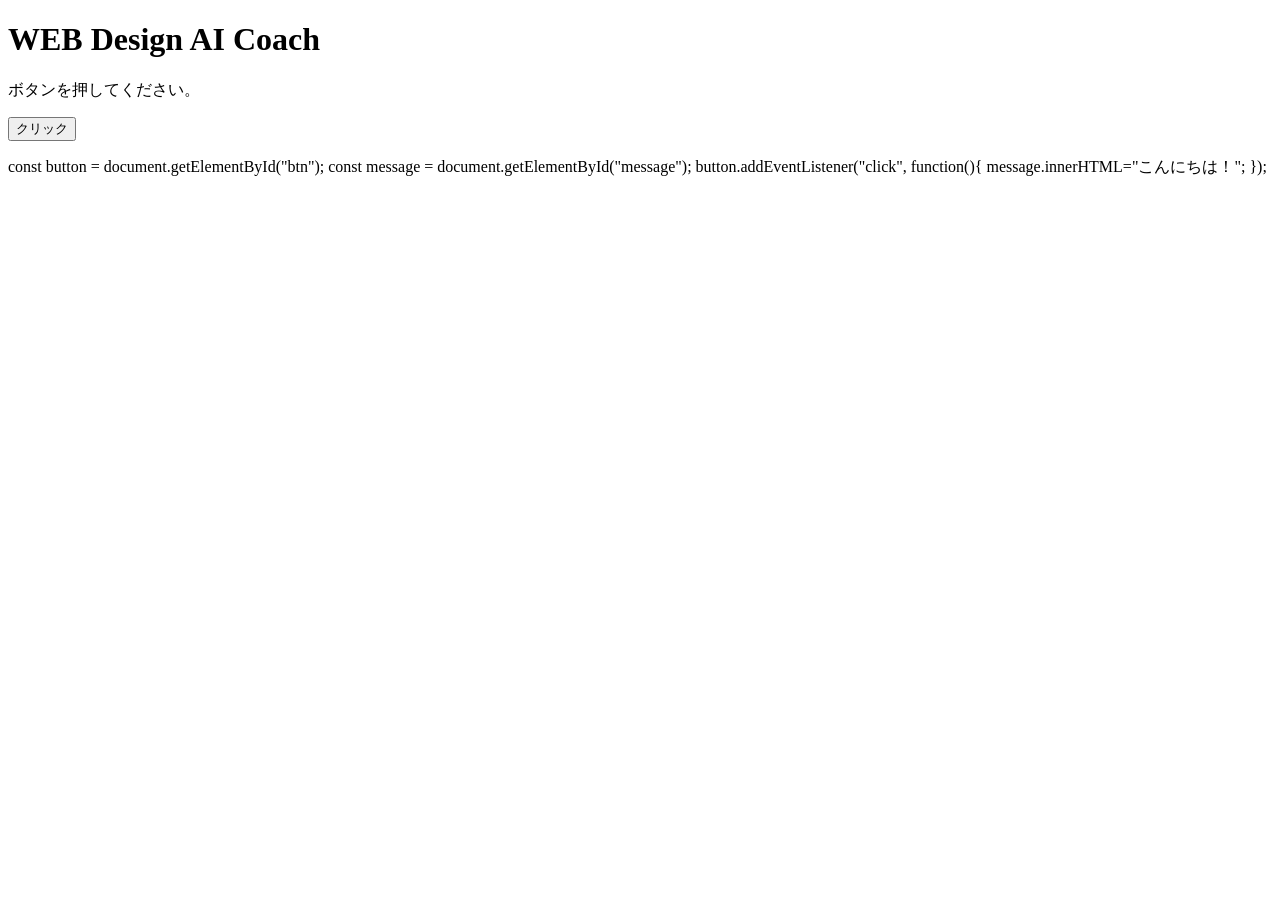
<file: test_data/sample code/index.htm>
<!DOCTYPE html>
<html lang="ja">
<head>
    <meta charset="UTF-8">
    <title>Sample Page</title>
</head>
<body>

<h1 id="title">WEB Design AI Coach</h1>

<p>ボタンを押してください。</p>

<button id="btn">クリック</button>

<p id="message"></p>

const button = document.getElementById("btn");
const message = document.getElementById("message");

button.addEventListener("click", function(){

message.innerHTML="こんにちは！";

});
</body>
</html>
</file>
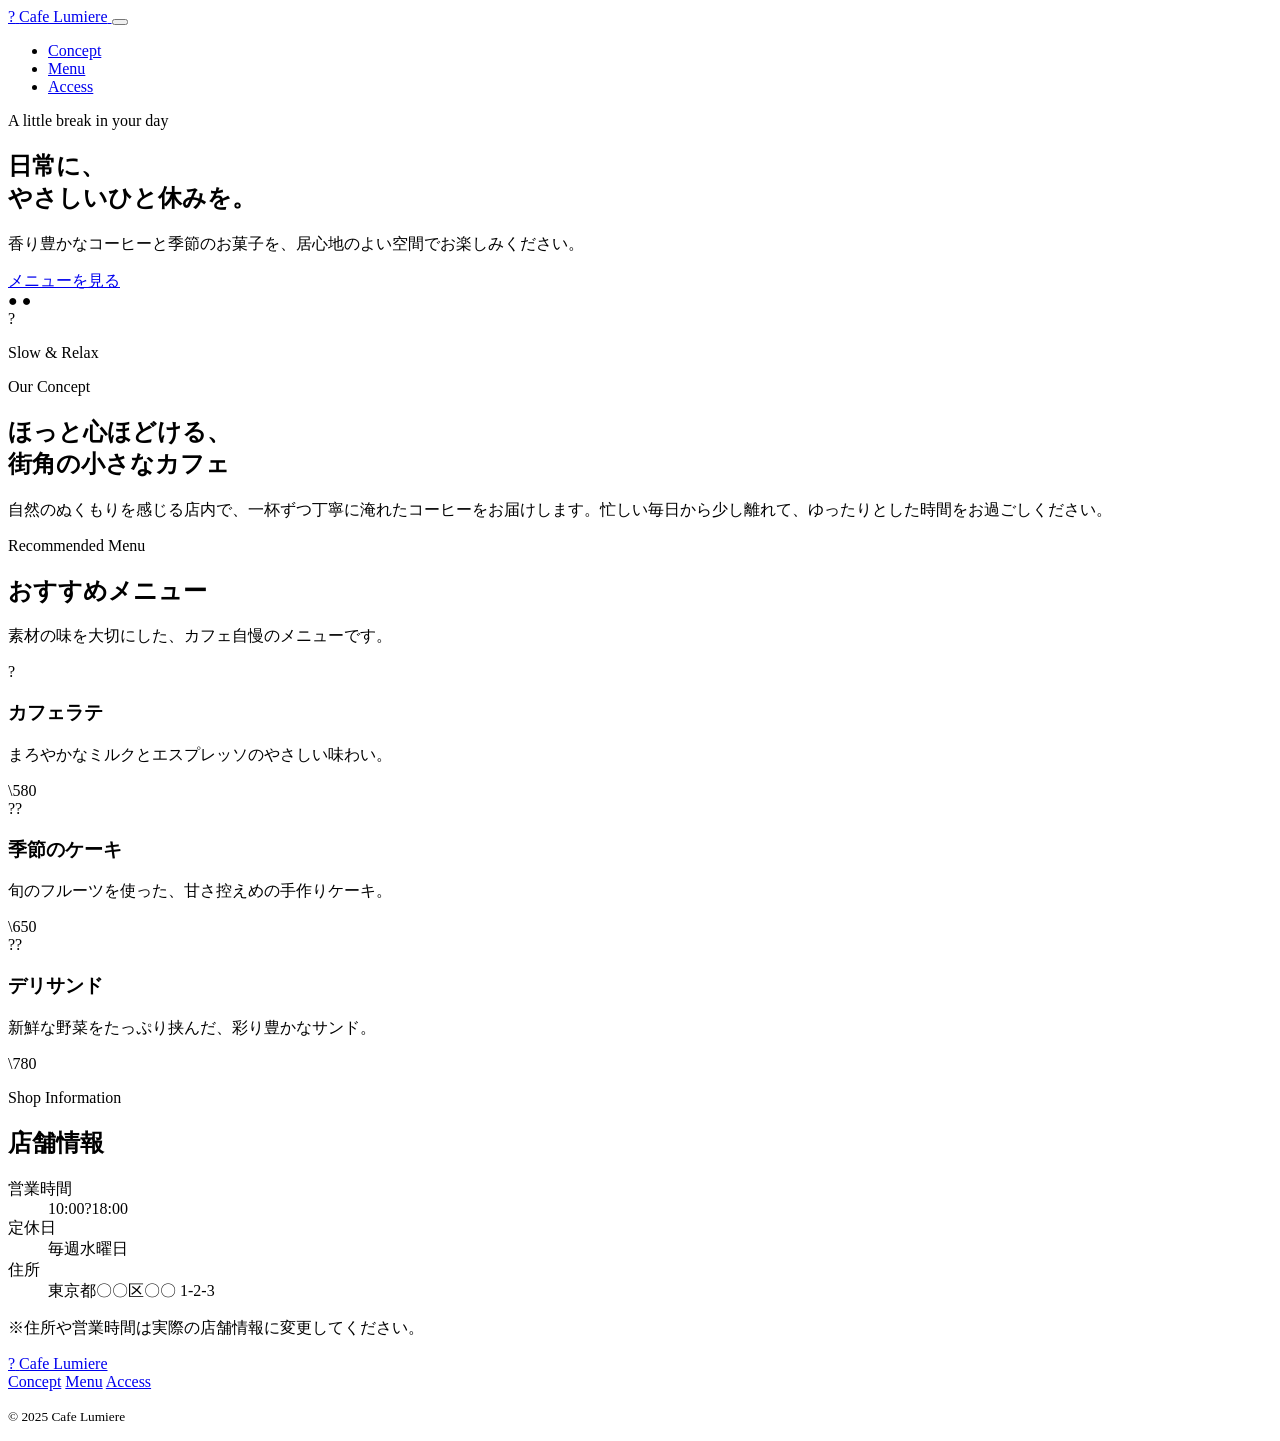
<file: test_data/CreateMode/Cafe01/index.html>
<!DOCTYPE html>
<html lang="ja">
<head>
  <meta charset="UTF-8">
  <meta name="viewport" content="width=device-width, initial-scale=1.0">
  <meta name="description" content="季節の食材と丁寧に淹れたコーヒーを楽しめる、やさしい雰囲気のカフェです。">
  <title>Cafe Lumiere</title>
</head>
<body>
  <header class="site-header">
    <div class="header-inner">
      <a class="site-logo" href="#top" aria-label="Cafe Lumiere トップへ">
        <span class="logo-mark">?</span>
        <span>Cafe Lumiere</span>
      </a>

      <button class="menu-button" type="button" aria-label="メニューを開く" aria-controls="global-nav" aria-expanded="false">
        <span></span>
        <span></span>
        <span></span>
      </button>

      <nav id="global-nav" class="global-nav" aria-label="メインナビゲーション">
        <ul>
          <li><a href="#concept">Concept</a></li>
          <li><a href="#menu">Menu</a></li>
          <li><a href="#access">Access</a></li>
        </ul>
      </nav>
    </div>
  </header>

  <main>
    <section id="top" class="hero">
      <div class="hero-decoration hero-decoration-left" aria-hidden="true"></div>
      <div class="hero-content">
        <p class="hero-label">A little break in your day</p>
        <h1>日常に、<br>やさしいひと休みを。</h1>
        <p class="hero-description">香り豊かなコーヒーと季節のお菓子を、居心地のよい空間でお楽しみください。</p>
        <a class="primary-button" href="#menu">メニューを見る</a>
      </div>

      <div class="hero-visual" aria-label="コーヒーカップのイラスト">
        <div class="steam steam-one"></div>
        <div class="steam steam-two"></div>
        <div class="coffee-cup">
          <div class="coffee"></div>
          <div class="cup-handle"></div>
        </div>
        <div class="cup-saucer"></div>
        <span class="leaf leaf-one">●</span>
        <span class="leaf leaf-two">●</span>
      </div>
    </section>

    <section id="concept" class="section concept-section">
      <div class="section-inner concept-layout">
        <div class="concept-visual" aria-hidden="true">
          <div class="concept-card card-back"></div>
          <div class="concept-card card-front">
            <span class="concept-icon">?</span>
            <p>Slow &amp; Relax</p>
          </div>
        </div>

        <div class="concept-text">
          <p class="section-label">Our Concept</p>
          <h2>ほっと心ほどける、<br>街角の小さなカフェ</h2>
          <p>自然のぬくもりを感じる店内で、一杯ずつ丁寧に淹れたコーヒーをお届けします。忙しい毎日から少し離れて、ゆったりとした時間をお過ごしください。</p>
        </div>
      </div>
    </section>

    <section id="menu" class="section menu-section">
      <div class="section-inner">
        <div class="section-heading">
          <p class="section-label">Recommended Menu</p>
          <h2>おすすめメニュー</h2>
          <p>素材の味を大切にした、カフェ自慢のメニューです。</p>
        </div>

        <div class="menu-grid">
          <article class="menu-card menu-card-pink">
            <div class="menu-illustration" aria-hidden="true">?</div>
            <div class="menu-card-body">
              <h3>カフェラテ</h3>
              <p>まろやかなミルクとエスプレッソのやさしい味わい。</p>
              <span class="price">\580</span>
            </div>
          </article>

          <article class="menu-card menu-card-green">
            <div class="menu-illustration" aria-hidden="true">??</div>
            <div class="menu-card-body">
              <h3>季節のケーキ</h3>
              <p>旬のフルーツを使った、甘さ控えめの手作りケーキ。</p>
              <span class="price">\650</span>
            </div>
          </article>

          <article class="menu-card menu-card-yellow">
            <div class="menu-illustration" aria-hidden="true">??</div>
            <div class="menu-card-body">
              <h3>デリサンド</h3>
              <p>新鮮な野菜をたっぷり挟んだ、彩り豊かなサンド。</p>
              <span class="price">\780</span>
            </div>
          </article>
        </div>
      </div>
    </section>

    <section id="access" class="section access-section">
      <div class="section-inner access-box">
        <div class="access-heading">
          <p class="section-label">Shop Information</p>
          <h2>店舗情報</h2>
        </div>

        <div class="access-details">
          <dl>
            <div>
              <dt>営業時間</dt>
              <dd>10:00?18:00</dd>
            </div>
            <div>
              <dt>定休日</dt>
              <dd>毎週水曜日</dd>
            </div>
            <div>
              <dt>住所</dt>
              <dd>東京都〇〇区〇〇 1-2-3</dd>
            </div>
          </dl>
          <p class="access-note">※住所や営業時間は実際の店舗情報に変更してください。</p>
        </div>
      </div>
    </section>
  </main>

  <footer class="site-footer">
    <div class="footer-inner">
      <a class="site-logo footer-logo" href="#top">
        <span class="logo-mark">?</span>
        <span>Cafe Lumiere</span>
      </a>
      <nav class="footer-nav" aria-label="フッターナビゲーション">
        <a href="#concept">Concept</a>
        <a href="#menu">Menu</a>
        <a href="#access">Access</a>
      </nav>
      <p class="copyright"><small>&copy; 2025 Cafe Lumiere</small></p>
    </div>
  </footer>
</body>
</html>
</file>
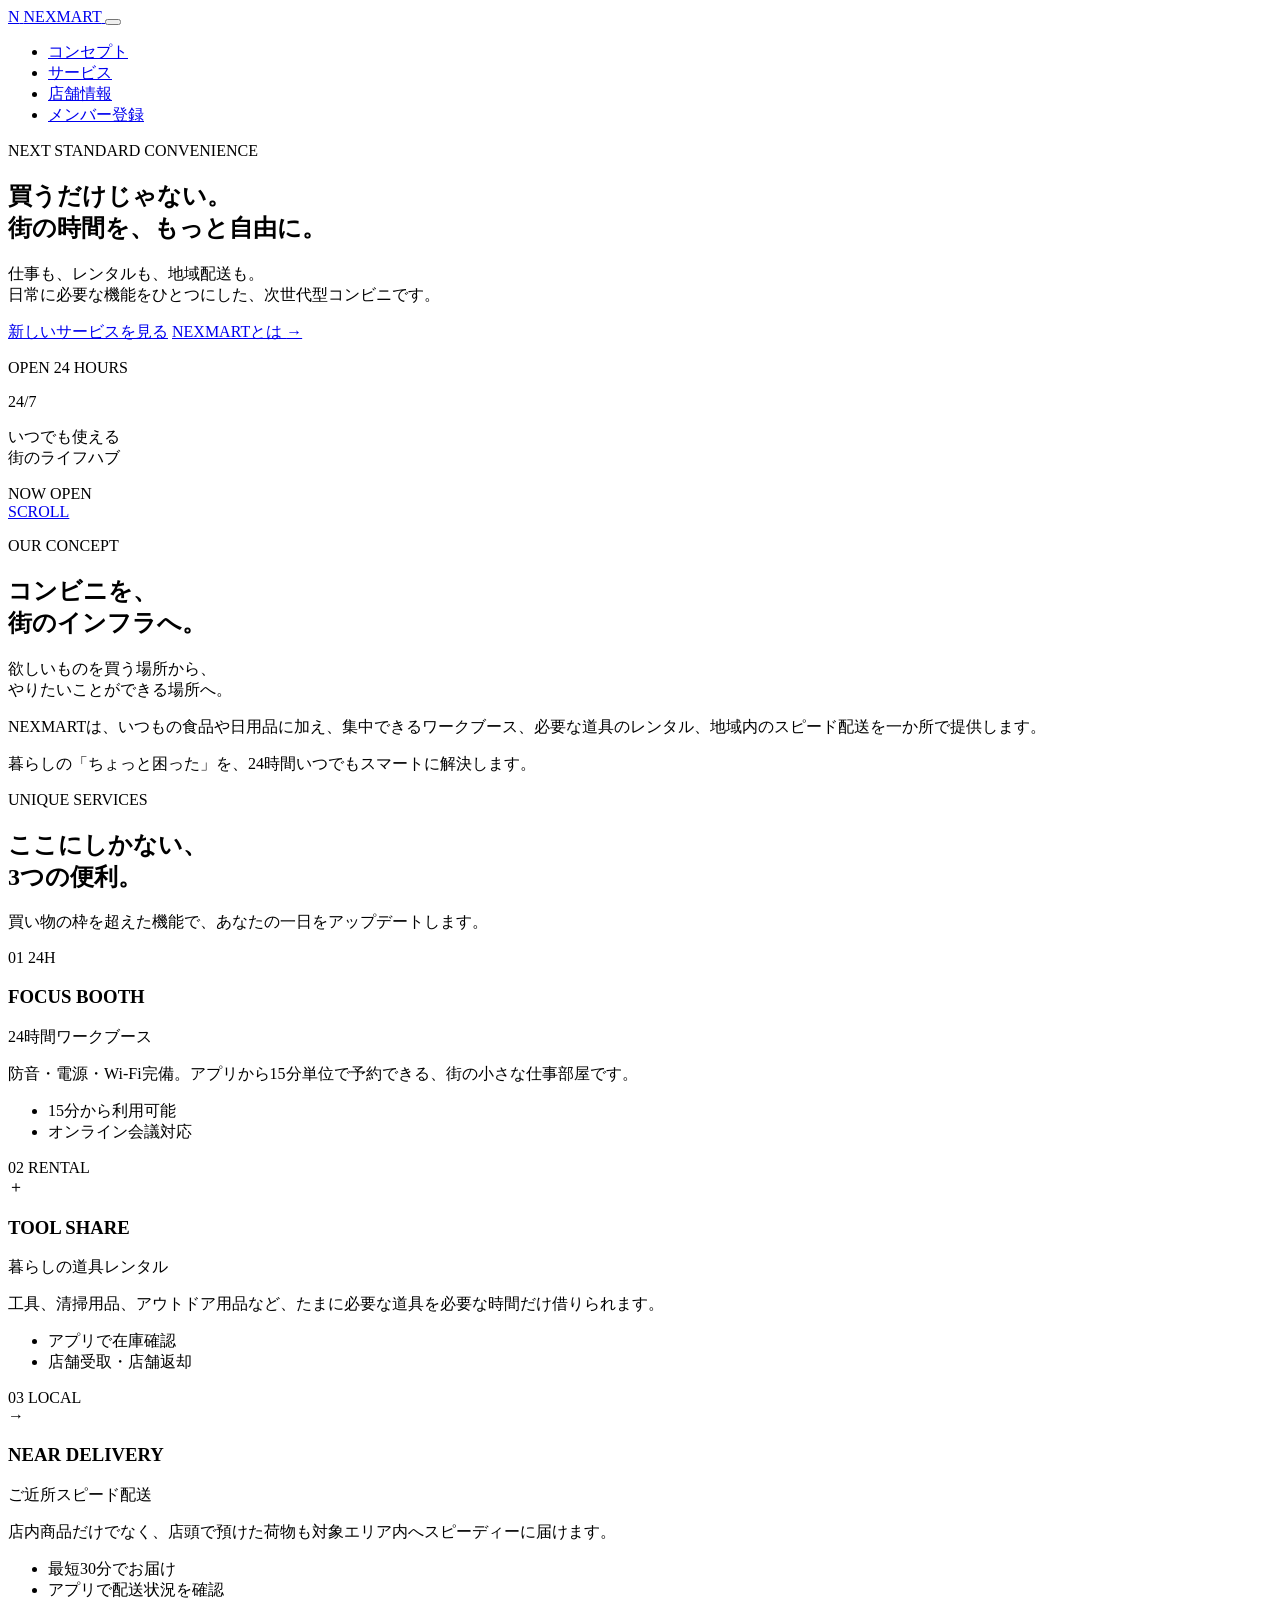
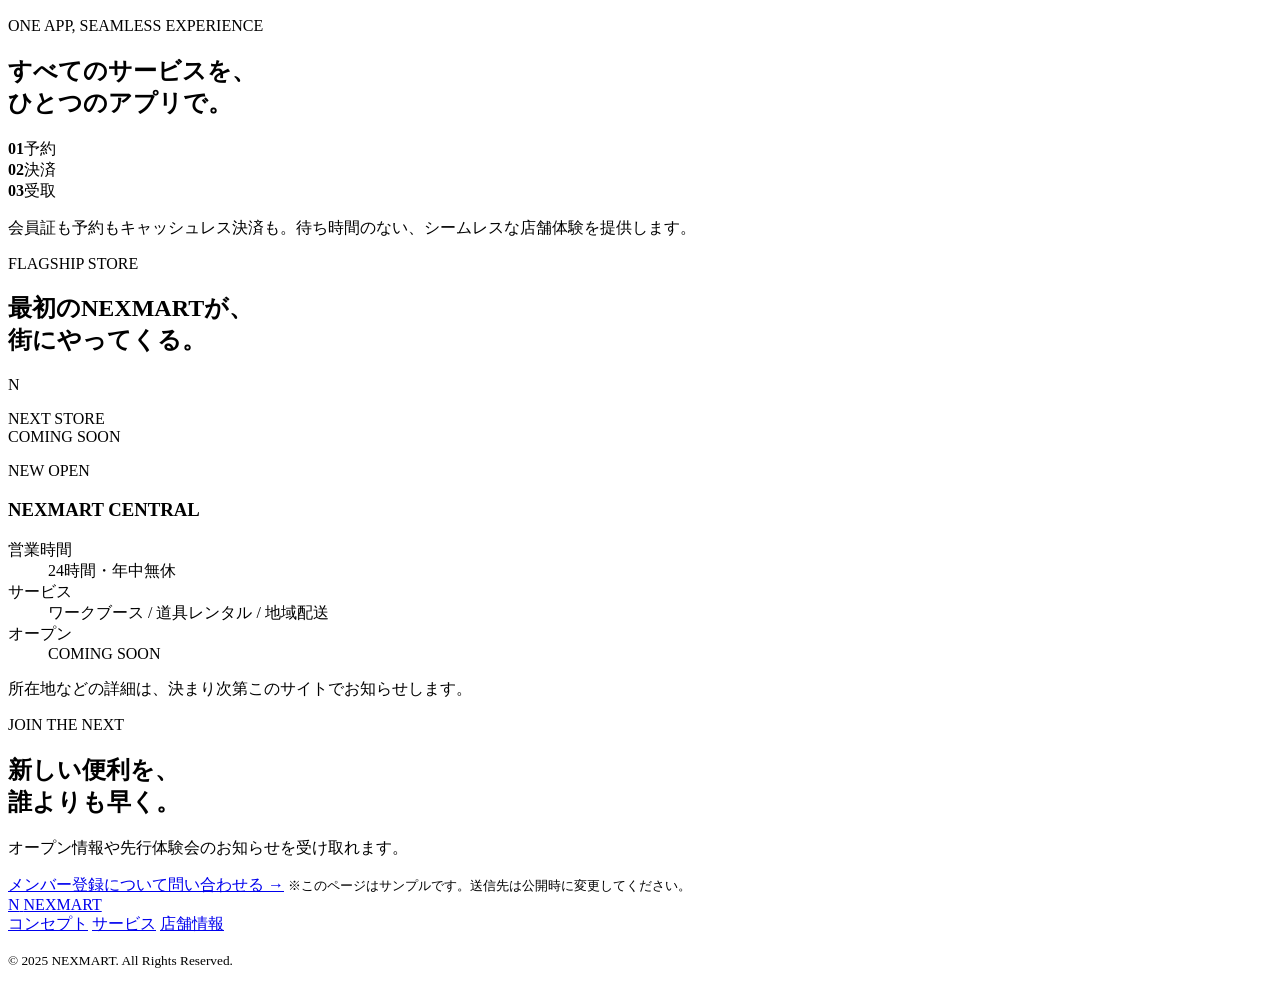
<file: test_data/CreateMode/コンビニ/index.html>
<!DOCTYPE html>
<html lang="ja">
<head>
  <meta charset="UTF-8">
  <meta name="viewport" content="width=device-width, initial-scale=1.0">
  <meta name="description" content="買うだけではなく、働く・借りる・届けるを叶える次世代型コンビニ NEXMARTの公式サイトです。">
  <title>NEXMART | 街の時間を、もっと自由に。</title>
</head>
<body>
  <header class="site-header">
    <div class="header-inner">
      <a class="site-logo" href="#top" aria-label="NEXMART ホーム">
        <span class="logo-mark">N</span>
        <span>NEXMART</span>
      </a>

      <button class="menu-button" type="button" aria-label="メニューを開く" aria-controls="global-nav" aria-expanded="false">
        <span></span>
        <span></span>
        <span></span>
      </button>

      <nav class="global-nav" id="global-nav" aria-label="メインメニュー">
        <ul>
          <li><a href="#concept">コンセプト</a></li>
          <li><a href="#services">サービス</a></li>
          <li><a href="#store">店舗情報</a></li>
          <li><a class="nav-cta" href="#membership">メンバー登録</a></li>
        </ul>
      </nav>
    </div>
  </header>

  <main>
    <section class="hero" id="top">
      <div class="hero-decoration" aria-hidden="true"></div>
      <div class="hero-content">
        <p class="eyebrow">NEXT STANDARD CONVENIENCE</p>
        <h1>買うだけじゃない。<br><span>街の時間を、もっと自由に。</span></h1>
        <p class="hero-description">
          仕事も、レンタルも、地域配送も。<br>
          日常に必要な機能をひとつにした、次世代型コンビニです。
        </p>
        <div class="hero-actions">
          <a class="primary-button" href="#services">新しいサービスを見る</a>
          <a class="text-link" href="#concept">NEXMARTとは <span aria-hidden="true">→</span></a>
        </div>
      </div>

      <div class="hero-panel" aria-label="NEXMARTの特徴">
        <p class="panel-label">OPEN 24 HOURS</p>
        <div class="panel-number">24<span>/7</span></div>
        <p>いつでも使える<br>街のライフハブ</p>
        <div class="panel-status"><span></span> NOW OPEN</div>
      </div>

      <a class="scroll-guide" href="#concept">
        <span>SCROLL</span>
        <span class="scroll-line" aria-hidden="true"></span>
      </a>
    </section>

    <section class="concept section" id="concept">
      <div class="section-heading">
        <p class="eyebrow">OUR CONCEPT</p>
        <h2>コンビニを、<br>街の<span>インフラ</span>へ。</h2>
      </div>
      <div class="concept-copy">
        <p class="lead-copy">欲しいものを買う場所から、<br>やりたいことができる場所へ。</p>
        <p>
          NEXMARTは、いつもの食品や日用品に加え、集中できるワークブース、必要な道具のレンタル、地域内のスピード配送を一か所で提供します。
        </p>
        <p>
          暮らしの「ちょっと困った」を、24時間いつでもスマートに解決します。
        </p>
      </div>
    </section>

    <section class="services section" id="services">
      <div class="services-header">
        <div class="section-heading">
          <p class="eyebrow">UNIQUE SERVICES</p>
          <h2>ここにしかない、<br>3つの便利。</h2>
        </div>
        <p class="services-intro">買い物の枠を超えた機能で、あなたの一日をアップデートします。</p>
      </div>

      <div class="service-grid">
        <article class="service-card featured-card">
          <div class="card-top">
            <span class="service-number">01</span>
            <span class="service-tag">24H</span>
          </div>
          <div class="service-symbol" aria-hidden="true">
            <span class="booth-symbol"></span>
          </div>
          <h3>FOCUS BOOTH</h3>
          <p class="service-title-ja">24時間ワークブース</p>
          <p>防音・電源・Wi-Fi完備。アプリから15分単位で予約できる、街の小さな仕事部屋です。</p>
          <ul class="feature-list">
            <li>15分から利用可能</li>
            <li>オンライン会議対応</li>
          </ul>
        </article>

        <article class="service-card">
          <div class="card-top">
            <span class="service-number">02</span>
            <span class="service-tag">RENTAL</span>
          </div>
          <div class="service-symbol tool-symbol" aria-hidden="true">＋</div>
          <h3>TOOL SHARE</h3>
          <p class="service-title-ja">暮らしの道具レンタル</p>
          <p>工具、清掃用品、アウトドア用品など、たまに必要な道具を必要な時間だけ借りられます。</p>
          <ul class="feature-list">
            <li>アプリで在庫確認</li>
            <li>店舗受取・店舗返却</li>
          </ul>
        </article>

        <article class="service-card">
          <div class="card-top">
            <span class="service-number">03</span>
            <span class="service-tag">LOCAL</span>
          </div>
          <div class="service-symbol delivery-symbol" aria-hidden="true">→</div>
          <h3>NEAR DELIVERY</h3>
          <p class="service-title-ja">ご近所スピード配送</p>
          <p>店内商品だけでなく、店頭で預けた荷物も対象エリア内へスピーディーに届けます。</p>
          <ul class="feature-list">
            <li>最短30分でお届け</li>
            <li>アプリで配送状況を確認</li>
          </ul>
        </article>
      </div>
    </section>

    <section class="experience section">
      <div class="experience-box">
        <p class="eyebrow">ONE APP, SEAMLESS EXPERIENCE</p>
        <div class="experience-content">
          <h2>すべてのサービスを、<br>ひとつのアプリで。</h2>
          <div class="app-features">
            <div><strong>01</strong><span>予約</span></div>
            <div><strong>02</strong><span>決済</span></div>
            <div><strong>03</strong><span>受取</span></div>
          </div>
        </div>
        <p class="experience-note">会員証も予約もキャッシュレス決済も。待ち時間のない、シームレスな店舗体験を提供します。</p>
      </div>
    </section>

    <section class="store section" id="store">
      <div class="section-heading">
        <p class="eyebrow">FLAGSHIP STORE</p>
        <h2>最初のNEXMARTが、<br>街にやってくる。</h2>
      </div>
      <div class="store-card">
        <div class="store-visual" aria-hidden="true">
          <span>N</span>
          <p>NEXT STORE<br>COMING SOON</p>
        </div>
        <div class="store-info">
          <span class="opening-label">NEW OPEN</span>
          <h3>NEXMART CENTRAL</h3>
          <dl>
            <div><dt>営業時間</dt><dd>24時間・年中無休</dd></div>
            <div><dt>サービス</dt><dd>ワークブース / 道具レンタル / 地域配送</dd></div>
            <div><dt>オープン</dt><dd>COMING SOON</dd></div>
          </dl>
          <p class="store-note">所在地などの詳細は、決まり次第このサイトでお知らせします。</p>
        </div>
      </div>
    </section>

    <section class="membership" id="membership">
      <div>
        <p class="eyebrow">JOIN THE NEXT</p>
        <h2>新しい便利を、<br>誰よりも早く。</h2>
      </div>
      <div class="membership-action">
        <p>オープン情報や先行体験会のお知らせを受け取れます。</p>
        <a class="light-button" href="mailto:info@nexmart.example">メンバー登録について問い合わせる <span aria-hidden="true">→</span></a>
        <small>※このページはサンプルです。送信先は公開時に変更してください。</small>
      </div>
    </section>
  </main>

  <footer class="site-footer">
    <a class="site-logo footer-logo" href="#top">
      <span class="logo-mark">N</span>
      <span>NEXMART</span>
    </a>
    <nav aria-label="フッターメニュー">
      <a href="#concept">コンセプト</a>
      <a href="#services">サービス</a>
      <a href="#store">店舗情報</a>
    </nav>
    <p><small>&copy; 2025 NEXMART. All Rights Reserved.</small></p>
  </footer>
</body>
</html>
</file>
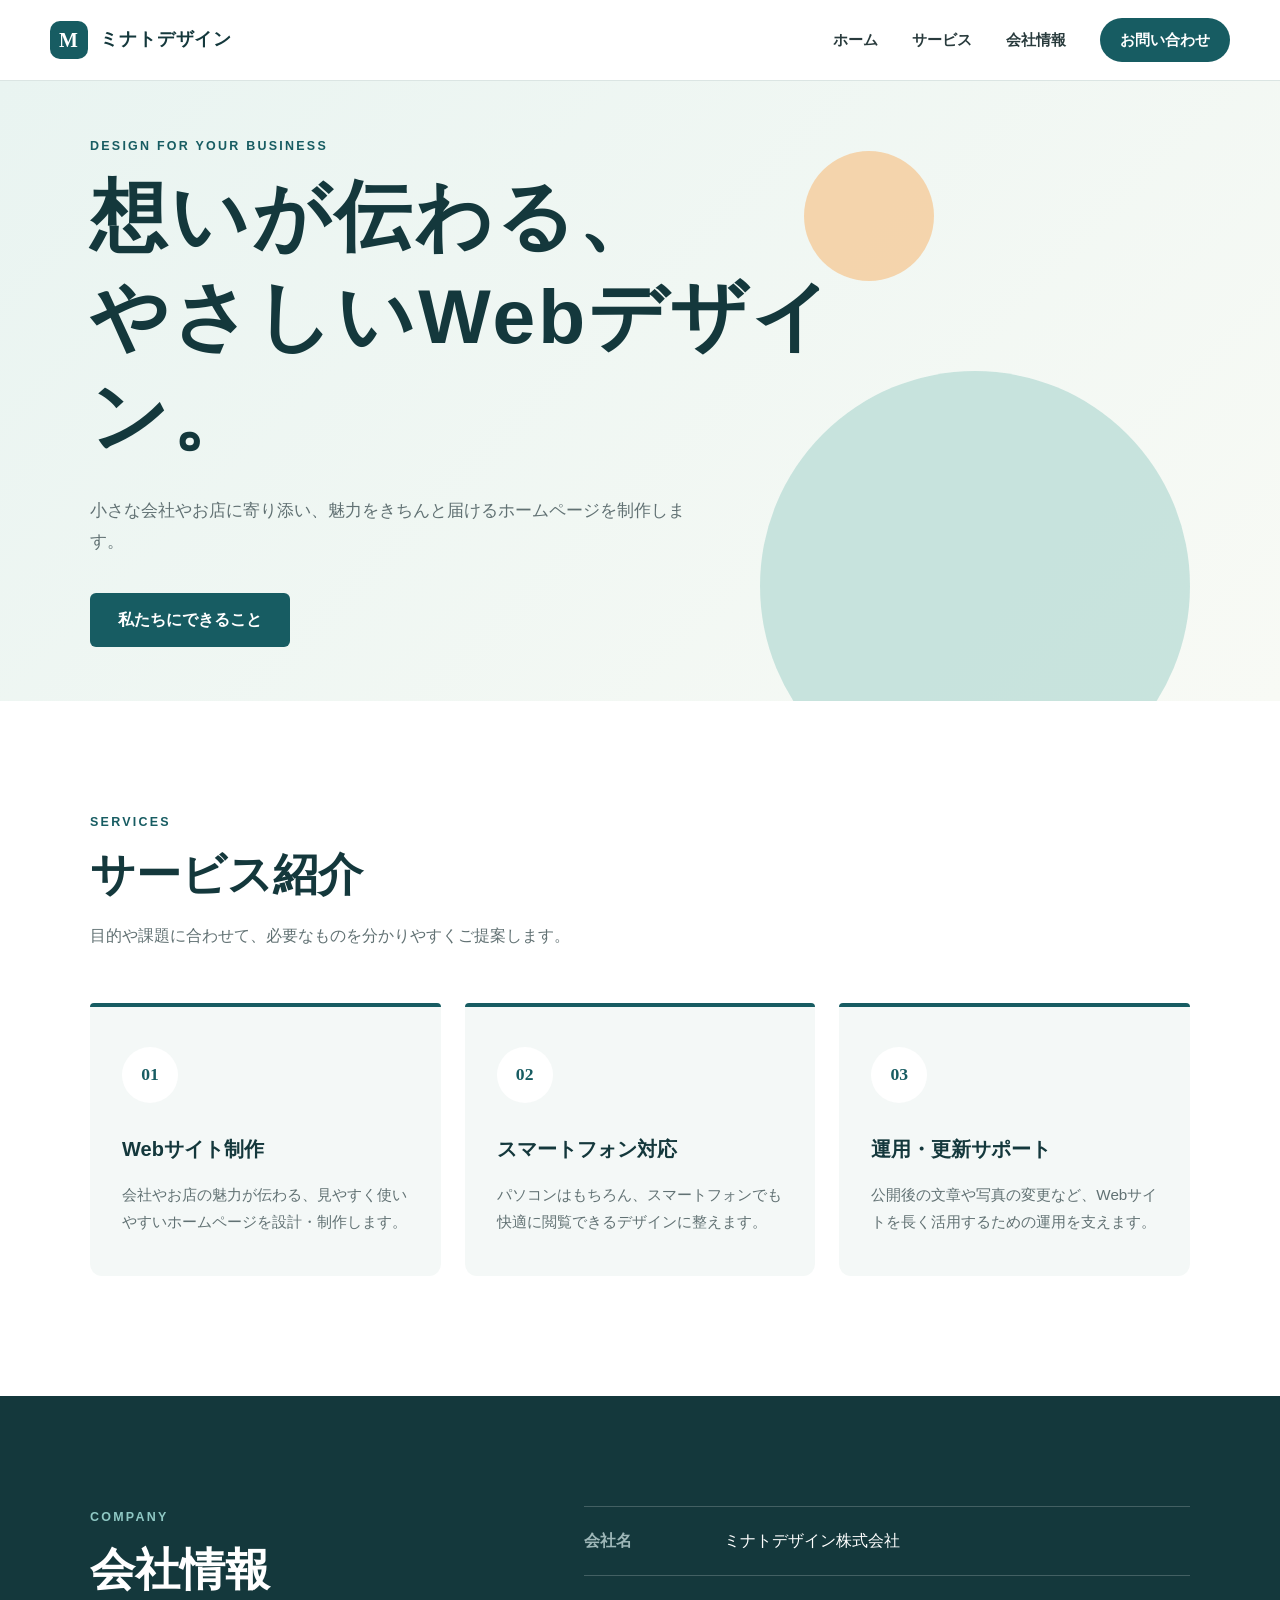
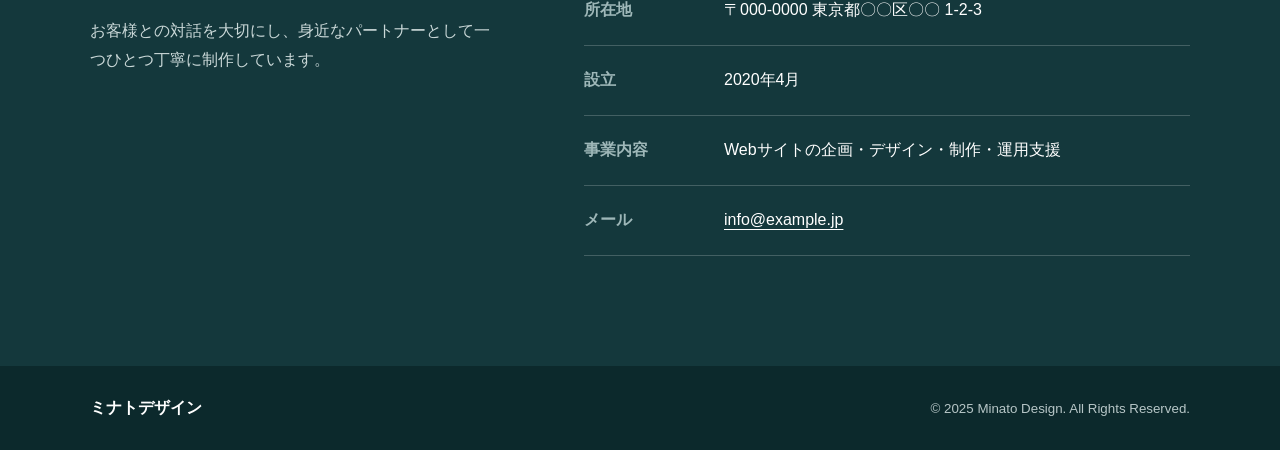
<file: test_data/CreateMode/小さなデザイン会社/index.html>
<!DOCTYPE html>
<html lang="ja">
<head>
  <meta charset="UTF-8">
  <meta name="viewport" content="width=device-width, initial-scale=1.0">
  <meta name="description" content="小さな会社やお店の魅力を伝えるWebデザイン会社、ミナトデザインのホームページです。">
  <title>ミナトデザイン | 小さなWebデザイン会社</title>
  <link rel="stylesheet" href="style.css">
</head>
<body>
  <header class="site-header">
    <div class="header-inner">
      <a class="company-logo" href="#top" aria-label="ミナトデザイン トップページへ">
        <span class="logo-mark" aria-hidden="true">M</span>
        <span>ミナトデザイン</span>
      </a>

      <button class="menu-button" type="button" aria-label="メニューを開く" aria-controls="global-navigation" aria-expanded="false">
        <span class="menu-line"></span>
        <span class="menu-line"></span>
        <span class="menu-line"></span>
      </button>

      <nav id="global-navigation" class="global-navigation" aria-label="メインナビゲーション">
        <ul>
          <li><a href="#top">ホーム</a></li>
          <li><a href="#services">サービス</a></li>
          <li><a href="#company">会社情報</a></li>
          <li><a class="nav-contact" href="mailto:info@example.jp">お問い合わせ</a></li>
        </ul>
      </nav>
    </div>
  </header>

  <main id="top">
    <section class="hero">
      <div class="hero-decoration hero-decoration-one" aria-hidden="true"></div>
      <div class="hero-decoration hero-decoration-two" aria-hidden="true"></div>
      <div class="hero-inner">
        <p class="hero-label">DESIGN FOR YOUR BUSINESS</p>
        <h1>想いが伝わる、<br>やさしいWebデザイン。</h1>
        <p class="hero-description">小さな会社やお店に寄り添い、魅力をきちんと届けるホームページを制作します。</p>
        <a class="primary-button" href="#services">私たちにできること</a>
      </div>
    </section>

    <section id="services" class="services section-container">
      <div class="section-heading">
        <p class="section-label">SERVICES</p>
        <h2>サービス紹介</h2>
        <p>目的や課題に合わせて、必要なものを分かりやすくご提案します。</p>
      </div>

      <div class="service-grid">
        <article class="service-card">
          <div class="service-icon" aria-hidden="true">01</div>
          <h3>Webサイト制作</h3>
          <p>会社やお店の魅力が伝わる、見やすく使いやすいホームページを設計・制作します。</p>
        </article>

        <article class="service-card">
          <div class="service-icon" aria-hidden="true">02</div>
          <h3>スマートフォン対応</h3>
          <p>パソコンはもちろん、スマートフォンでも快適に閲覧できるデザインに整えます。</p>
        </article>

        <article class="service-card">
          <div class="service-icon" aria-hidden="true">03</div>
          <h3>運用・更新サポート</h3>
          <p>公開後の文章や写真の変更など、Webサイトを長く活用するための運用を支えます。</p>
        </article>
      </div>
    </section>

    <section id="company" class="company-section">
      <div class="company-inner section-container">
        <div class="company-message">
          <p class="section-label">COMPANY</p>
          <h2>会社情報</h2>
          <p>お客様との対話を大切にし、身近なパートナーとして一つひとつ丁寧に制作しています。</p>
        </div>

        <dl class="company-details">
          <div class="company-row">
            <dt>会社名</dt>
            <dd>ミナトデザイン株式会社</dd>
          </div>
          <div class="company-row">
            <dt>所在地</dt>
            <dd>〒000-0000 東京都〇〇区〇〇 1-2-3</dd>
          </div>
          <div class="company-row">
            <dt>設立</dt>
            <dd>2020年4月</dd>
          </div>
          <div class="company-row">
            <dt>事業内容</dt>
            <dd>Webサイトの企画・デザイン・制作・運用支援</dd>
          </div>
          <div class="company-row">
            <dt>メール</dt>
            <dd><a href="mailto:info@example.jp">info@example.jp</a></dd>
          </div>
        </dl>
      </div>
    </section>
  </main>

  <footer class="site-footer">
    <div class="footer-inner">
      <p class="footer-logo">ミナトデザイン</p>
      <p><small>&copy; 2025 Minato Design. All Rights Reserved.</small></p>
    </div>
  </footer>

  <script src="style.js"></script>
</body>
</html>
</file>
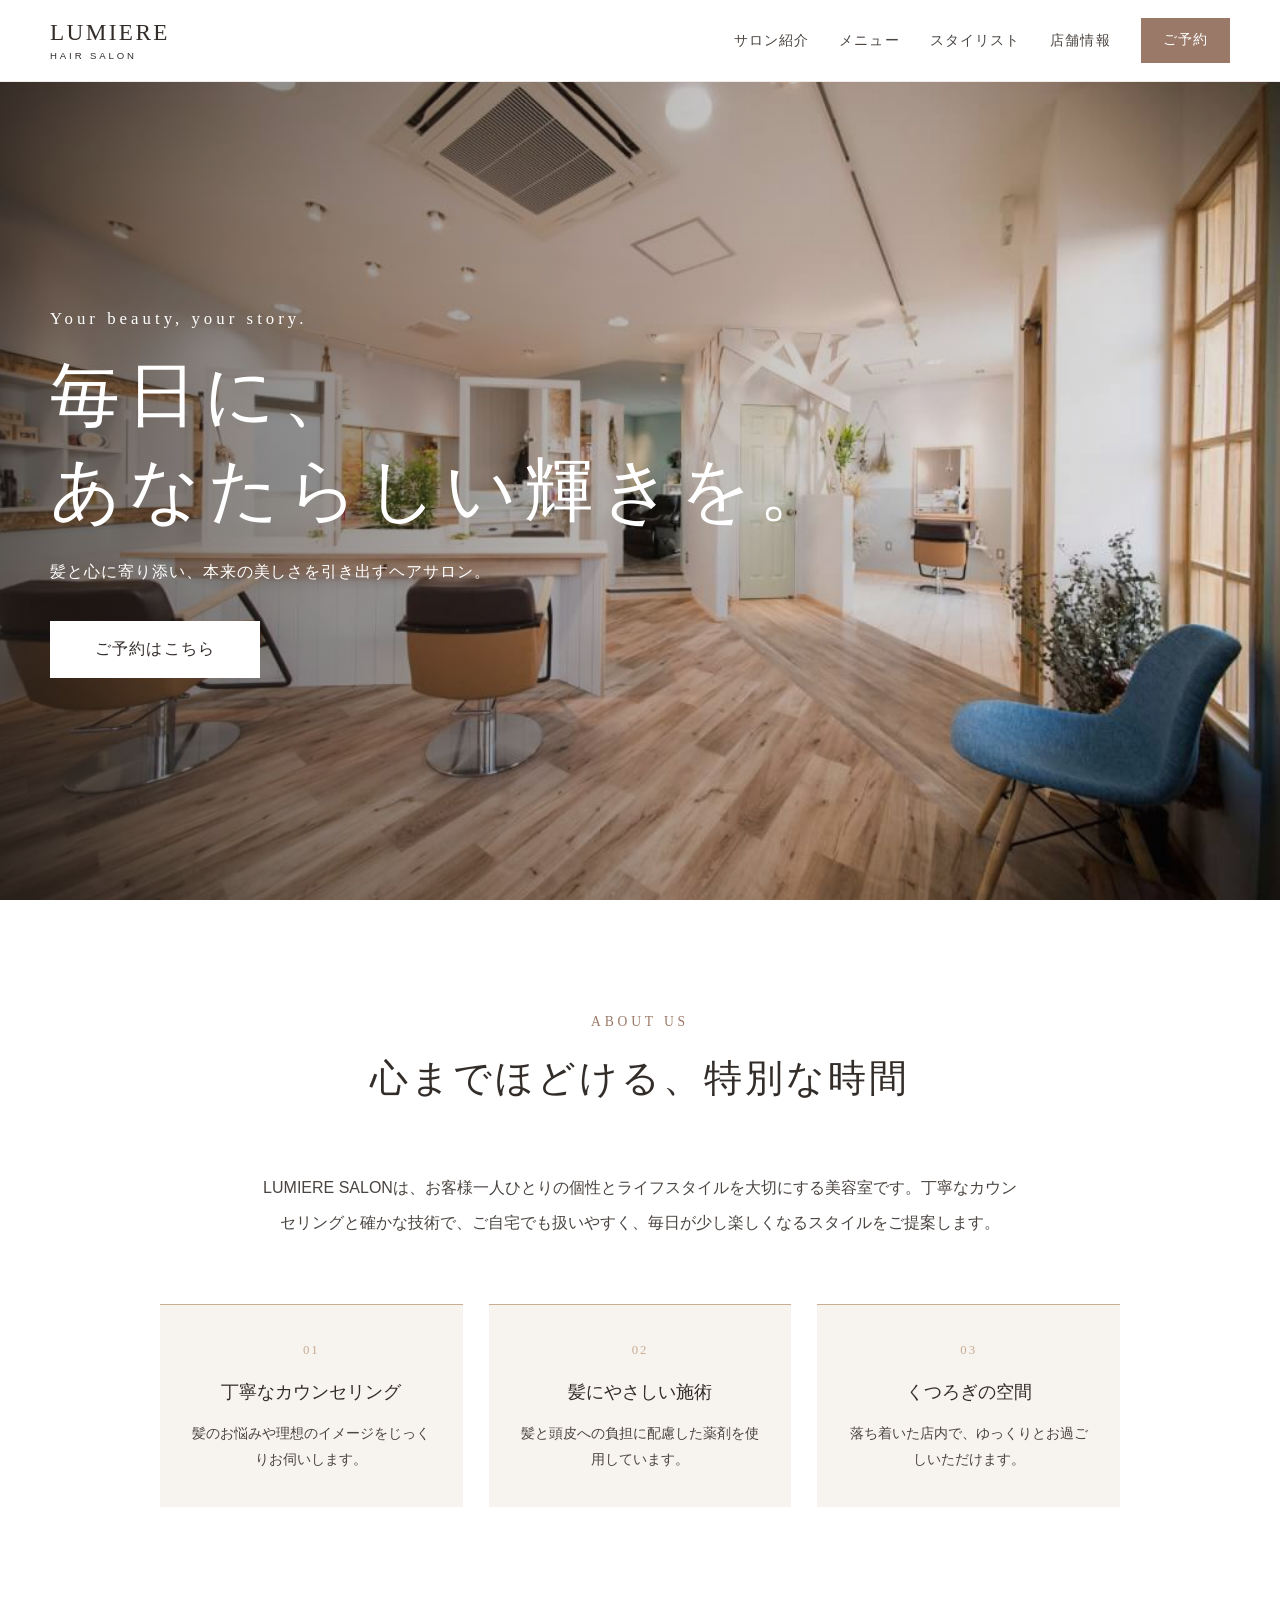
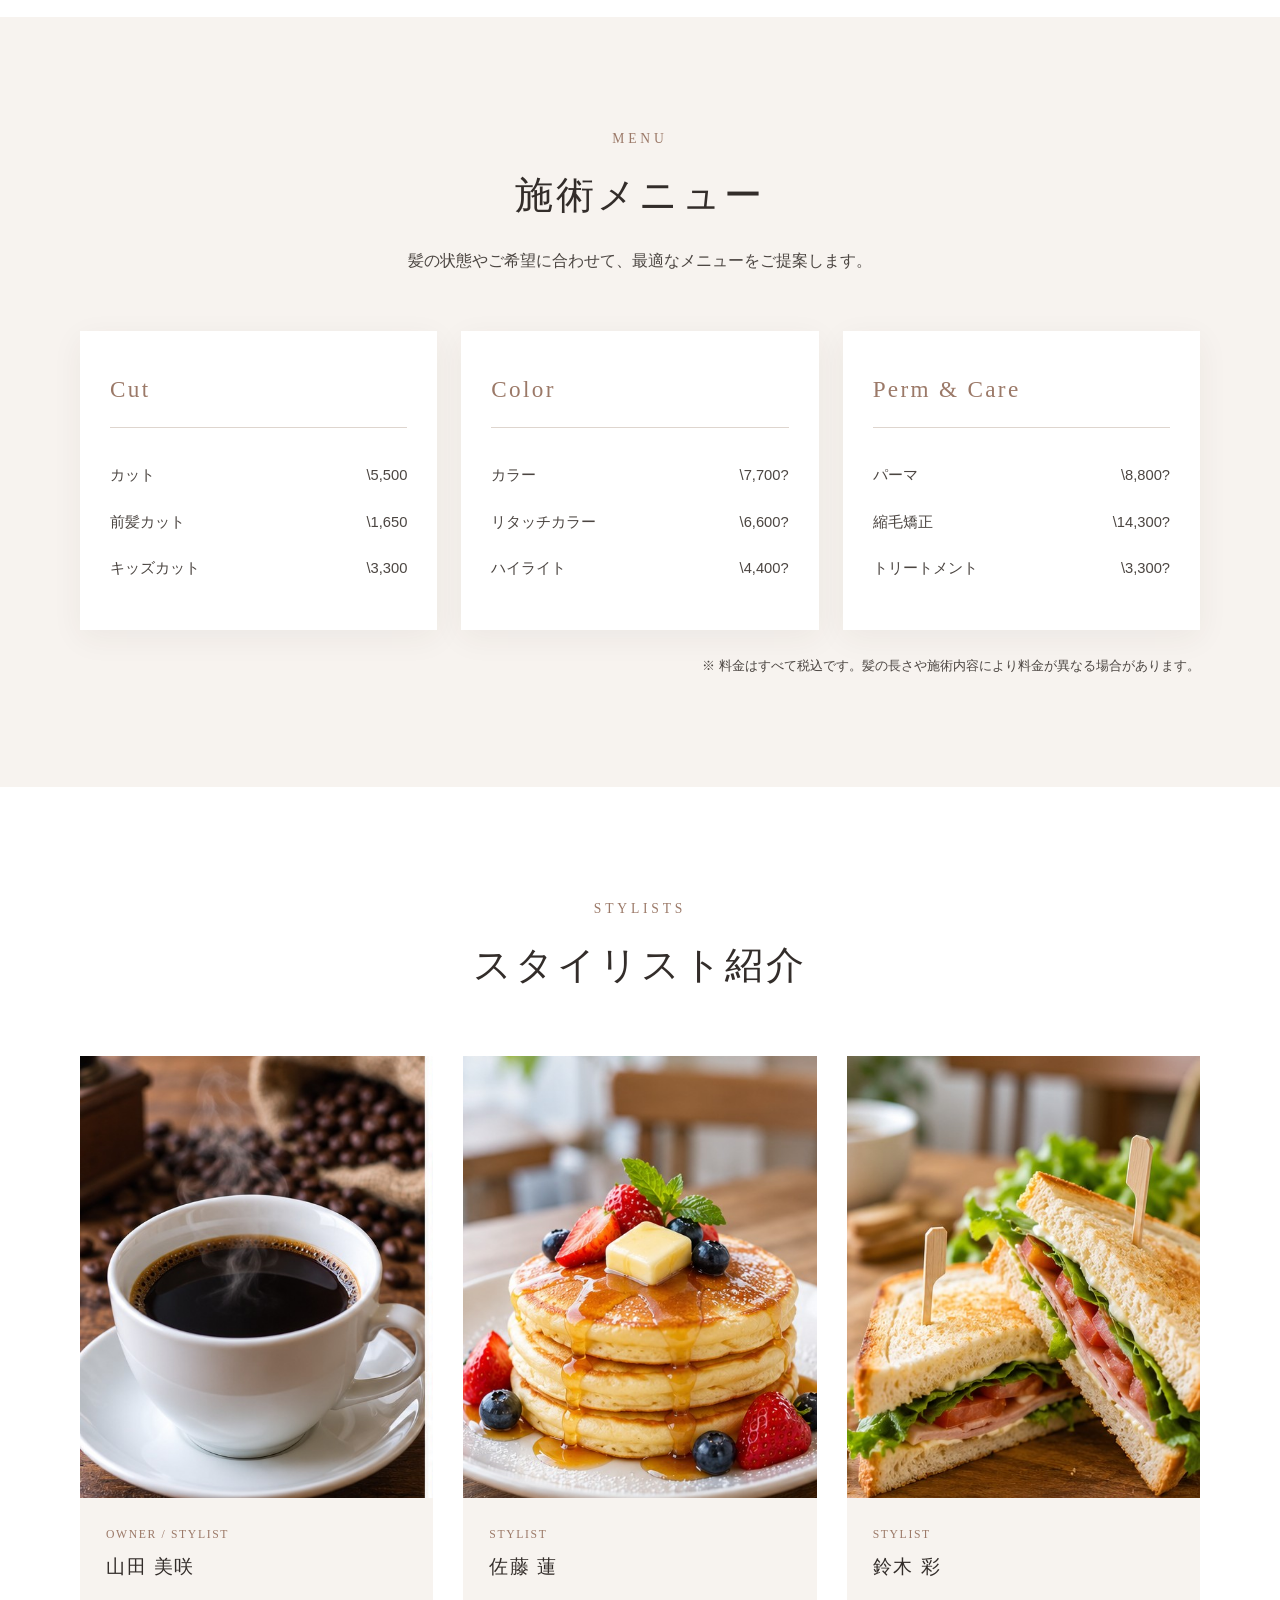
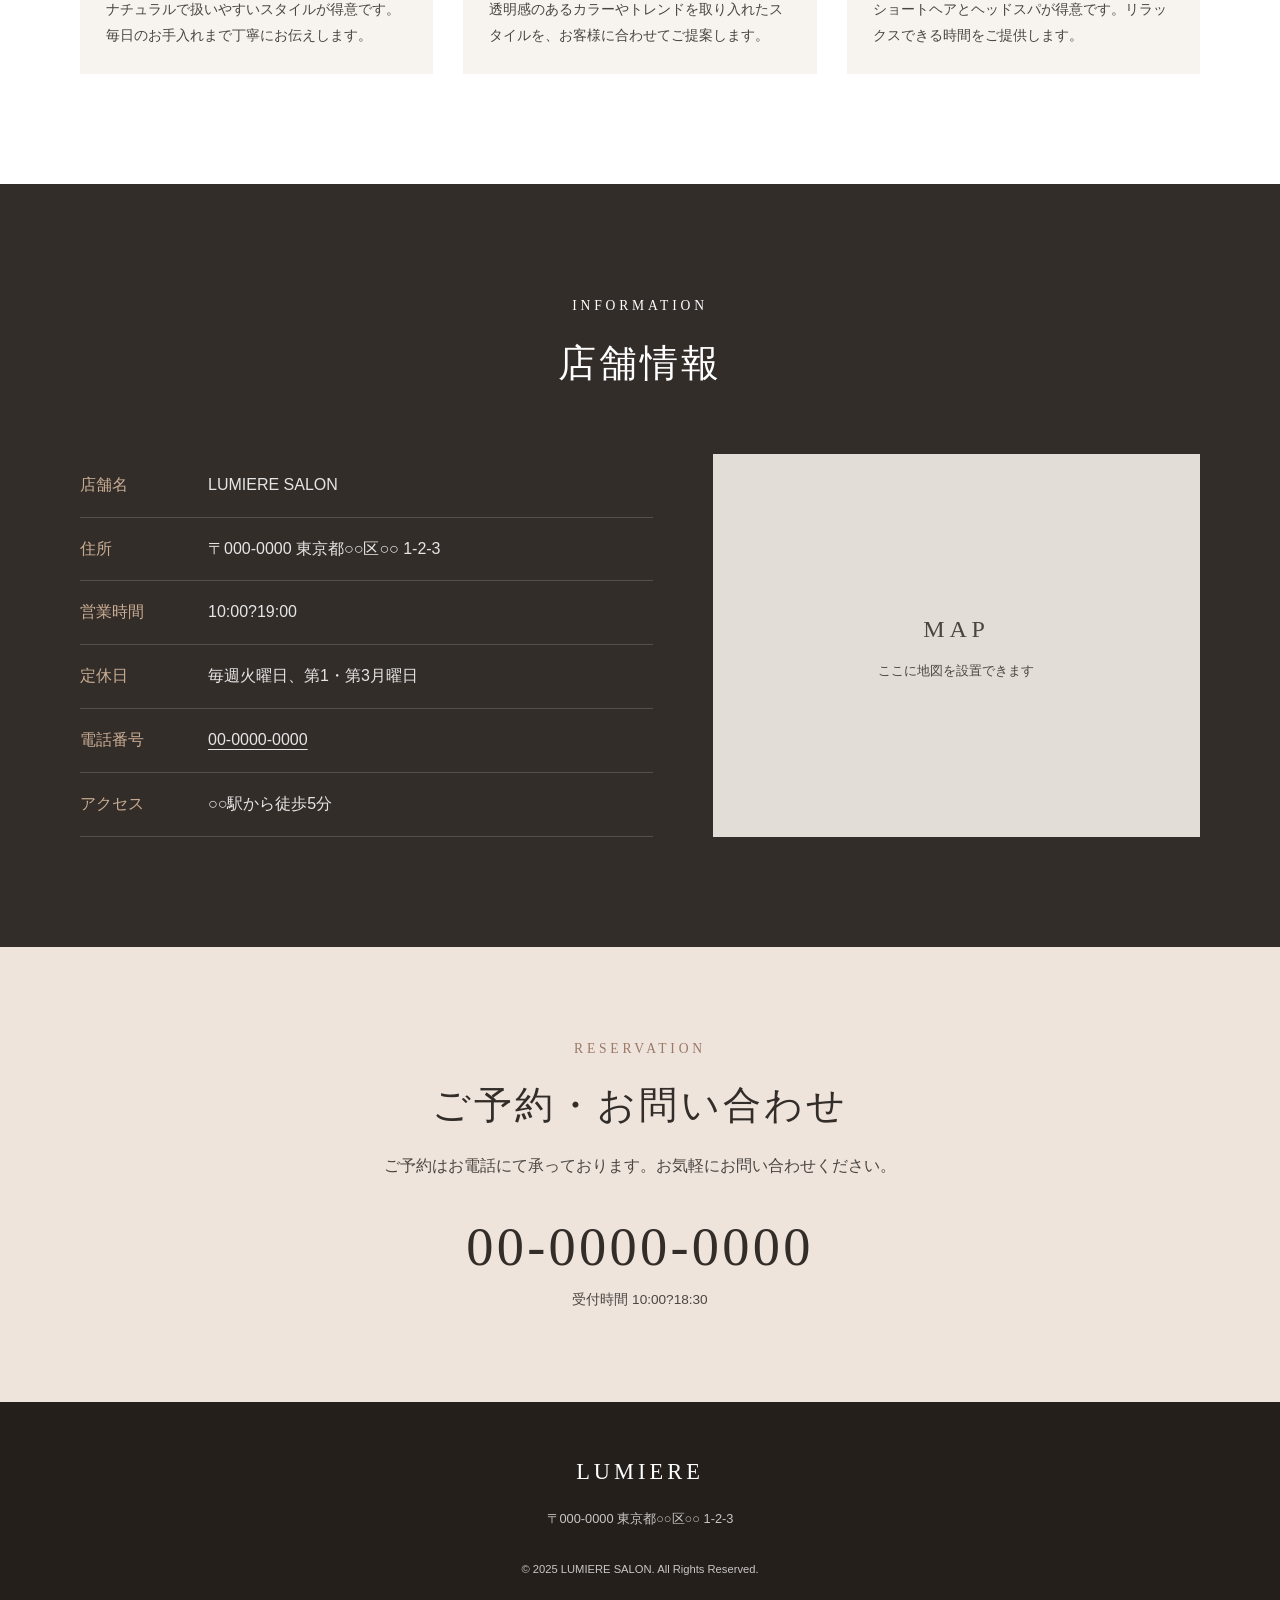
<file: test_data/CreateMode/美容室/index.html>
<!DOCTYPE html>
<html lang="ja">
<head>
  <meta charset="UTF-8">
  <meta name="viewport" content="width=device-width, initial-scale=1.0">
  <meta name="description" content="心地よい時間と、あなたらしい美しさを提供する美容室 LUMIERE SALON の紹介ページです。">
  <title>LUMIERE SALON | 美容室</title>
  <link rel="stylesheet" href="style.css">
</head>
<body>
  <header class="site-header">
    <div class="header-inner">
      <a class="site-logo" href="#top" aria-label="LUMIERE SALON トップへ">
        <span class="logo-main">LUMIERE</span>
        <span class="logo-sub">HAIR SALON</span>
      </a>

      <button class="menu-button" type="button" aria-label="メニューを開く" aria-controls="global-navigation" aria-expanded="false">
        <span class="menu-button-line"></span>
        <span class="menu-button-line"></span>
        <span class="menu-button-line"></span>
      </button>

      <nav class="global-navigation" id="global-navigation" aria-label="メインナビゲーション">
        <ul class="navigation-list">
          <li><a href="#about">サロン紹介</a></li>
          <li><a href="#menu">メニュー</a></li>
          <li><a href="#stylists">スタイリスト</a></li>
          <li><a href="#access">店舗情報</a></li>
          <li><a class="navigation-reserve" href="#contact">ご予約</a></li>
        </ul>
      </nav>
    </div>
  </header>

  <main id="top">
    <section class="hero" aria-label="メインビジュアル">
      <img class="hero-image" src="images/hero.jpg" alt="明るく落ち着いた美容室の店内">
      <div class="hero-overlay"></div>
      <div class="hero-content">
        <p class="hero-lead">Your beauty, your story.</p>
        <h1>毎日に、<br>あなたらしい輝きを。</h1>
        <p class="hero-description">髪と心に寄り添い、本来の美しさを引き出すヘアサロン。</p>
        <a class="primary-button" href="#contact">ご予約はこちら</a>
      </div>
    </section>

    <section class="section about-section" id="about">
      <div class="section-inner narrow-inner">
        <div class="section-heading">
          <p class="section-heading-en">ABOUT US</p>
          <h2>心までほどける、特別な時間</h2>
        </div>
        <p class="about-text">
          LUMIERE SALONは、お客様一人ひとりの個性とライフスタイルを大切にする美容室です。丁寧なカウンセリングと確かな技術で、ご自宅でも扱いやすく、毎日が少し楽しくなるスタイルをご提案します。
        </p>
        <div class="about-points">
          <article class="about-point">
            <span class="point-number">01</span>
            <h3>丁寧なカウンセリング</h3>
            <p>髪のお悩みや理想のイメージをじっくりお伺いします。</p>
          </article>
          <article class="about-point">
            <span class="point-number">02</span>
            <h3>髪にやさしい施術</h3>
            <p>髪と頭皮への負担に配慮した薬剤を使用しています。</p>
          </article>
          <article class="about-point">
            <span class="point-number">03</span>
            <h3>くつろぎの空間</h3>
            <p>落ち着いた店内で、ゆっくりとお過ごしいただけます。</p>
          </article>
        </div>
      </div>
    </section>

    <section class="section menu-section" id="menu">
      <div class="section-inner">
        <div class="section-heading">
          <p class="section-heading-en">MENU</p>
          <h2>施術メニュー</h2>
          <p>髪の状態やご希望に合わせて、最適なメニューをご提案します。</p>
        </div>

        <div class="menu-grid">
          <article class="menu-card">
            <h3>Cut</h3>
            <dl class="price-list">
              <div><dt>カット</dt><dd>\5,500</dd></div>
              <div><dt>前髪カット</dt><dd>\1,650</dd></div>
              <div><dt>キッズカット</dt><dd>\3,300</dd></div>
            </dl>
          </article>

          <article class="menu-card">
            <h3>Color</h3>
            <dl class="price-list">
              <div><dt>カラー</dt><dd>\7,700?</dd></div>
              <div><dt>リタッチカラー</dt><dd>\6,600?</dd></div>
              <div><dt>ハイライト</dt><dd>\4,400?</dd></div>
            </dl>
          </article>

          <article class="menu-card">
            <h3>Perm & Care</h3>
            <dl class="price-list">
              <div><dt>パーマ</dt><dd>\8,800?</dd></div>
              <div><dt>縮毛矯正</dt><dd>\14,300?</dd></div>
              <div><dt>トリートメント</dt><dd>\3,300?</dd></div>
            </dl>
          </article>
        </div>
        <p class="menu-note">※ 料金はすべて税込です。髪の長さや施術内容により料金が異なる場合があります。</p>
      </div>
    </section>

    <section class="section stylist-section" id="stylists">
      <div class="section-inner">
        <div class="section-heading">
          <p class="section-heading-en">STYLISTS</p>
          <h2>スタイリスト紹介</h2>
        </div>

        <div class="stylist-grid">
          <article class="stylist-card">
            <img src="images/stylist01.jpg" alt="スタイリスト 山田美咲のプロフィール写真">
            <div class="stylist-content">
              <p class="stylist-role">OWNER / STYLIST</p>
              <h3>山田 美咲</h3>
              <p>ナチュラルで扱いやすいスタイルが得意です。毎日のお手入れまで丁寧にお伝えします。</p>
            </div>
          </article>

          <article class="stylist-card">
            <img src="images/stylist02.jpg" alt="スタイリスト 佐藤蓮のプロフィール写真">
            <div class="stylist-content">
              <p class="stylist-role">STYLIST</p>
              <h3>佐藤 蓮</h3>
              <p>透明感のあるカラーやトレンドを取り入れたスタイルを、お客様に合わせてご提案します。</p>
            </div>
          </article>

          <article class="stylist-card">
            <img src="images/stylist03.jpg" alt="スタイリスト 鈴木彩のプロフィール写真">
            <div class="stylist-content">
              <p class="stylist-role">STYLIST</p>
              <h3>鈴木 彩</h3>
              <p>ショートヘアとヘッドスパが得意です。リラックスできる時間をご提供します。</p>
            </div>
          </article>
        </div>
      </div>
    </section>

    <section class="section access-section" id="access">
      <div class="section-inner access-inner">
        <div class="section-heading access-heading">
          <p class="section-heading-en">INFORMATION</p>
          <h2>店舗情報</h2>
        </div>

        <div class="information-box">
          <dl class="information-list">
            <div>
              <dt>店舗名</dt>
              <dd>LUMIERE SALON</dd>
            </div>
            <div>
              <dt>住所</dt>
              <dd>〒000-0000 東京都○○区○○ 1-2-3</dd>
            </div>
            <div>
              <dt>営業時間</dt>
              <dd>10:00?19:00</dd>
            </div>
            <div>
              <dt>定休日</dt>
              <dd>毎週火曜日、第1・第3月曜日</dd>
            </div>
            <div>
              <dt>電話番号</dt>
              <dd><a href="tel:0000000000">00-0000-0000</a></dd>
            </div>
            <div>
              <dt>アクセス</dt>
              <dd>○○駅から徒歩5分</dd>
            </div>
          </dl>
          <div class="map-placeholder" aria-label="地図を設置する場所">
            <span>MAP</span>
            <p>ここに地図を設置できます</p>
          </div>
        </div>
      </div>
    </section>

    <section class="contact-section" id="contact">
      <div class="section-inner contact-inner">
        <p class="section-heading-en">RESERVATION</p>
        <h2>ご予約・お問い合わせ</h2>
        <p>ご予約はお電話にて承っております。お気軽にお問い合わせください。</p>
        <a class="contact-phone" href="tel:0000000000">00-0000-0000</a>
        <p class="contact-hours">受付時間 10:00?18:30</p>
      </div>
    </section>
  </main>

  <footer class="site-footer">
    <a class="footer-logo" href="#top">LUMIERE</a>
    <p>〒000-0000 東京都○○区○○ 1-2-3</p>
    <small>&copy; 2025 LUMIERE SALON. All Rights Reserved.</small>
  </footer>

  <script src="style.js"></script>
</body>
</html>
</file>
<file: test_data/CreateMode/小さなデザイン会社/style.css>
/* 基本設定 */
:root {
  --main-color: #175c62;
  --dark-color: #14383c;
  --accent-color: #f2a65a;
  --background-color: #f4f8f7;
  --white-color: #ffffff;
  --text-color: #293b3d;
  --sub-text-color: #617173;
  --border-color: #dbe5e3;
}

* {
  box-sizing: border-box;
}

html {
  scroll-behavior: smooth;
}

body {
  margin: 0;
  color: var(--text-color);
  background-color: var(--white-color);
  font-family: -apple-system, BlinkMacSystemFont, "Hiragino Kaku Gothic ProN", "Yu Gothic", Meiryo, sans-serif;
  line-height: 1.8;
}

a {
  color: inherit;
  text-decoration: none;
}

button {
  font: inherit;
}

.section-container {
  width: min(1100px, calc(100% - 48px));
  margin: 0 auto;
}

/* ヘッダー */
.site-header {
  position: sticky;
  top: 0;
  z-index: 100;
  background-color: rgba(255, 255, 255, 0.96);
  border-bottom: 1px solid var(--border-color);
}

.header-inner {
  display: flex;
  align-items: center;
  justify-content: space-between;
  width: min(1180px, calc(100% - 48px));
  min-height: 80px;
  margin: 0 auto;
}

.company-logo {
  display: inline-flex;
  align-items: center;
  gap: 12px;
  color: var(--dark-color);
  font-size: 1.1rem;
  font-weight: 700;
  letter-spacing: 0.05em;
}

.logo-mark {
  display: grid;
  width: 38px;
  height: 38px;
  place-items: center;
  color: var(--white-color);
  background-color: var(--main-color);
  border-radius: 10px;
  font-family: Georgia, serif;
  font-size: 1.25rem;
}

.global-navigation ul {
  display: flex;
  align-items: center;
  gap: 34px;
  margin: 0;
  padding: 0;
  list-style: none;
}

.global-navigation a {
  display: block;
  font-size: 0.92rem;
  font-weight: 600;
  transition: color 0.2s ease;
}

.global-navigation a:hover,
.global-navigation a:focus-visible {
  color: var(--main-color);
}

.global-navigation .nav-contact {
  padding: 9px 20px;
  color: var(--white-color);
  background-color: var(--main-color);
  border-radius: 999px;
}

.global-navigation .nav-contact:hover,
.global-navigation .nav-contact:focus-visible {
  color: var(--white-color);
  background-color: var(--dark-color);
}

.menu-button {
  display: none;
  width: 44px;
  height: 44px;
  padding: 9px;
  background: transparent;
  border: 0;
  border-radius: 6px;
  cursor: pointer;
}

.menu-line {
  display: block;
  width: 100%;
  height: 2px;
  margin: 6px 0;
  background-color: var(--dark-color);
  transition: transform 0.25s ease, opacity 0.25s ease;
}

/* メインビジュアル */
.hero {
  position: relative;
  display: grid;
  min-height: 620px;
  place-items: center;
  overflow: hidden;
  background: linear-gradient(135deg, #e9f4f1 0%, #f8faf5 100%);
}

.hero-inner {
  position: relative;
  z-index: 1;
  width: min(1100px, calc(100% - 48px));
  margin: 0 auto;
}

.hero-label,
.section-label {
  margin: 0 0 10px;
  color: var(--main-color);
  font-size: 0.78rem;
  font-weight: 700;
  letter-spacing: 0.18em;
}

.hero h1 {
  max-width: 760px;
  margin: 0;
  color: var(--dark-color);
  font-size: clamp(2.5rem, 6vw, 5rem);
  line-height: 1.3;
  letter-spacing: 0.04em;
}

.hero-description {
  max-width: 600px;
  margin: 28px 0 36px;
  color: var(--sub-text-color);
  font-size: 1.08rem;
}

.primary-button {
  display: inline-flex;
  align-items: center;
  min-height: 54px;
  padding: 10px 28px;
  color: var(--white-color);
  background-color: var(--main-color);
  border-radius: 6px;
  font-weight: 700;
  transition: background-color 0.2s ease, transform 0.2s ease;
}

.primary-button:hover,
.primary-button:focus-visible {
  background-color: var(--dark-color);
  transform: translateY(-2px);
}

.hero-decoration {
  position: absolute;
  border-radius: 50%;
  opacity: 0.75;
}

.hero-decoration-one {
  right: 7%;
  bottom: -100px;
  width: 430px;
  height: 430px;
  background-color: #b9dcd6;
}

.hero-decoration-two {
  top: 70px;
  right: 27%;
  width: 130px;
  height: 130px;
  background-color: #f6c894;
}

/* サービス */
.services {
  padding-top: 110px;
  padding-bottom: 120px;
}

.section-heading {
  max-width: 620px;
  margin-bottom: 52px;
}

.section-heading h2,
.company-message h2 {
  margin: 0 0 16px;
  color: var(--dark-color);
  font-size: clamp(2rem, 4vw, 2.8rem);
  line-height: 1.4;
}

.section-heading > p:last-child,
.company-message > p:last-child {
  margin: 0;
  color: var(--sub-text-color);
}

.service-grid {
  display: grid;
  grid-template-columns: repeat(3, 1fr);
  gap: 24px;
}

.service-card {
  padding: 40px 32px;
  background-color: var(--background-color);
  border-top: 4px solid var(--main-color);
  border-radius: 4px 4px 12px 12px;
}

.service-icon {
  display: grid;
  width: 56px;
  height: 56px;
  margin-bottom: 28px;
  place-items: center;
  color: var(--main-color);
  background-color: var(--white-color);
  border-radius: 50%;
  font-family: Georgia, serif;
  font-size: 1.1rem;
  font-weight: 700;
}

.service-card h3 {
  margin: 0 0 14px;
  color: var(--dark-color);
  font-size: 1.25rem;
}

.service-card p {
  margin: 0;
  color: var(--sub-text-color);
  font-size: 0.95rem;
}

/* 会社情報 */
.company-section {
  padding: 110px 0;
  color: var(--white-color);
  background-color: var(--dark-color);
}

.company-inner {
  display: grid;
  grid-template-columns: minmax(0, 0.8fr) minmax(0, 1.2fr);
  gap: 90px;
  align-items: start;
}

.company-message h2 {
  color: var(--white-color);
}

.company-message .section-label {
  color: #8fc8c4;
}

.company-message > p:last-child {
  color: #cad8d8;
}

.company-details {
  margin: 0;
  border-top: 1px solid rgba(255, 255, 255, 0.2);
}

.company-row {
  display: grid;
  grid-template-columns: 120px 1fr;
  gap: 20px;
  padding: 20px 0;
  border-bottom: 1px solid rgba(255, 255, 255, 0.2);
}

.company-row dt {
  color: #9eb7b8;
  font-weight: 600;
}

.company-row dd {
  margin: 0;
}

.company-row a {
  text-decoration: underline;
  text-underline-offset: 4px;
}

/* フッター */
.site-footer {
  padding: 28px 0;
  background-color: #0c292c;
  color: #b7c6c7;
}

.footer-inner {
  display: flex;
  align-items: center;
  justify-content: space-between;
  width: min(1100px, calc(100% - 48px));
  margin: 0 auto;
}

.footer-inner p {
  margin: 0;
}

.footer-logo {
  color: var(--white-color);
  font-weight: 700;
}

/* スマートフォン対応 */
@media (max-width: 767px) {
  .section-container,
  .header-inner,
  .hero-inner,
  .footer-inner {
    width: min(100% - 32px, 1100px);
  }

  .header-inner {
    min-height: 68px;
  }

  .menu-button {
    position: relative;
    z-index: 101;
    display: block;
  }

  .menu-button.is-open .menu-line:nth-child(1) {
    transform: translateY(8px) rotate(45deg);
  }

  .menu-button.is-open .menu-line:nth-child(2) {
    opacity: 0;
  }

  .menu-button.is-open .menu-line:nth-child(3) {
    transform: translateY(-8px) rotate(-45deg);
  }

  .global-navigation {
    position: absolute;
    top: 68px;
    left: 0;
    display: none;
    width: 100%;
    padding: 12px 16px 24px;
    background-color: var(--white-color);
    border-bottom: 1px solid var(--border-color);
    box-shadow: 0 12px 20px rgba(20, 56, 60, 0.08);
  }

  .global-navigation.is-open {
    display: block;
  }

  .global-navigation ul {
    display: block;
  }

  .global-navigation li {
    border-bottom: 1px solid var(--border-color);
  }

  .global-navigation li:last-child {
    margin-top: 16px;
    border-bottom: 0;
  }

  .global-navigation a {
    padding: 13px 8px;
  }

  .global-navigation .nav-contact {
    padding: 11px 20px;
    text-align: center;
  }

  .hero {
    min-height: 560px;
  }

  .hero h1 {
    font-size: clamp(2.35rem, 12vw, 3.4rem);
  }

  .hero-description {
    margin-top: 22px;
    font-size: 1rem;
  }

  .hero-decoration-one {
    right: -160px;
    bottom: -100px;
    width: 350px;
    height: 350px;
  }

  .hero-decoration-two {
    top: 50px;
    right: -35px;
    width: 100px;
    height: 100px;
  }

  .services {
    padding-top: 80px;
    padding-bottom: 80px;
  }

  .section-heading {
    margin-bottom: 36px;
  }

  .service-grid {
    grid-template-columns: 1fr;
  }

  .service-card {
    padding: 32px 26px;
  }

  .company-section {
    padding: 80px 0;
  }

  .company-inner {
    grid-template-columns: 1fr;
    gap: 48px;
  }

  .company-row {
    grid-template-columns: 1fr;
    gap: 4px;
  }

  .footer-inner {
    flex-direction: column;
    gap: 8px;
    text-align: center;
  }
}

@media (prefers-reduced-motion: reduce) {
  html {
    scroll-behavior: auto;
  }

  *,
  *::before,
  *::after {
    transition-duration: 0.01ms !important;
  }
}
</file>
<file: test_data/CreateMode/美容室/style.css>
/* 基本設定 */
:root {
  --main-color: #9b7968;
  --dark-color: #332d2a;
  --light-color: #f7f3ef;
  --accent-color: #c9ad93;
  --white-color: #ffffff;
  --text-color: #4b4541;
  --border-color: #ded5ce;
}

* {
  box-sizing: border-box;
}

html {
  scroll-behavior: smooth;
  scroll-padding-top: 82px;
}

body {
  margin: 0;
  color: var(--text-color);
  font-family: "Hiragino Kaku Gothic ProN", "Yu Gothic", "Meiryo", sans-serif;
  line-height: 1.8;
  background-color: var(--white-color);
}

body.menu-open {
  overflow: hidden;
}

img {
  display: block;
  max-width: 100%;
}

a {
  color: inherit;
  text-decoration: none;
}

h1,
h2,
h3,
p,
dl,
dd {
  margin-top: 0;
}

/* ヘッダー */
.site-header {
  position: sticky;
  top: 0;
  z-index: 1000;
  height: 82px;
  background-color: rgba(255, 255, 255, 0.96);
  border-bottom: 1px solid rgba(155, 121, 104, 0.15);
}

.header-inner {
  display: flex;
  align-items: center;
  justify-content: space-between;
  width: min(1180px, calc(100% - 48px));
  height: 100%;
  margin: 0 auto;
}

.site-logo {
  display: inline-flex;
  flex-direction: column;
  color: var(--dark-color);
  line-height: 1;
  letter-spacing: 0.15em;
}

.logo-main {
  font-family: Georgia, "Times New Roman", serif;
  font-size: 1.45rem;
}

.logo-sub {
  margin-top: 7px;
  font-size: 0.6rem;
  letter-spacing: 0.3em;
}

.navigation-list {
  display: flex;
  align-items: center;
  gap: 30px;
  margin: 0;
  padding: 0;
  list-style: none;
}

.navigation-list a {
  position: relative;
  font-size: 0.86rem;
  letter-spacing: 0.08em;
}

.navigation-list a:not(.navigation-reserve)::after {
  position: absolute;
  bottom: -7px;
  left: 0;
  width: 0;
  height: 1px;
  background-color: var(--main-color);
  content: "";
  transition: width 0.25s ease;
}

.navigation-list a:not(.navigation-reserve):hover::after,
.navigation-list a:not(.navigation-reserve):focus-visible::after {
  width: 100%;
}

.navigation-reserve {
  display: inline-block;
  padding: 10px 22px;
  color: var(--white-color);
  background-color: var(--main-color);
  transition: background-color 0.25s ease;
}

.navigation-reserve:hover,
.navigation-reserve:focus-visible {
  background-color: var(--dark-color);
}

.menu-button {
  display: none;
}

/* メインビジュアル */
.hero {
  position: relative;
  min-height: calc(100vh - 82px);
  overflow: hidden;
}

.hero-image {
  position: absolute;
  inset: 0;
  width: 100%;
  height: 100%;
  object-fit: cover;
}

.hero-overlay {
  position: absolute;
  inset: 0;
  background: linear-gradient(90deg, rgba(34, 28, 25, 0.64) 0%, rgba(34, 28, 25, 0.2) 65%, rgba(34, 28, 25, 0.05) 100%);
}

.hero-content {
  position: relative;
  z-index: 1;
  display: flex;
  flex-direction: column;
  justify-content: center;
  width: min(1180px, calc(100% - 48px));
  min-height: calc(100vh - 82px);
  margin: 0 auto;
  color: var(--white-color);
}

.hero-lead {
  margin-bottom: 14px;
  font-family: Georgia, "Times New Roman", serif;
  font-size: 1.05rem;
  letter-spacing: 0.24em;
}

.hero h1 {
  margin-bottom: 20px;
  font-family: "Yu Mincho", "Hiragino Mincho ProN", serif;
  font-size: clamp(2.5rem, 5.5vw, 5rem);
  font-weight: 500;
  line-height: 1.35;
  letter-spacing: 0.1em;
}

.hero-description {
  margin-bottom: 34px;
  font-size: 1rem;
  letter-spacing: 0.06em;
}

.primary-button {
  display: inline-block;
  align-self: flex-start;
  min-width: 210px;
  padding: 14px 28px;
  color: var(--dark-color);
  text-align: center;
  letter-spacing: 0.08em;
  background-color: var(--white-color);
  transition: color 0.25s ease, background-color 0.25s ease;
}

.primary-button:hover,
.primary-button:focus-visible {
  color: var(--white-color);
  background-color: var(--main-color);
}

/* 共通セクション */
.section {
  padding: 110px 0;
}

.section-inner {
  width: min(1120px, calc(100% - 48px));
  margin: 0 auto;
}

.narrow-inner {
  width: min(960px, calc(100% - 48px));
}

.section-heading {
  margin-bottom: 56px;
  text-align: center;
}

.section-heading-en {
  margin-bottom: 10px;
  color: var(--main-color);
  font-family: Georgia, "Times New Roman", serif;
  font-size: 0.85rem;
  letter-spacing: 0.28em;
}

.section-heading h2,
.contact-section h2 {
  margin-bottom: 16px;
  color: var(--dark-color);
  font-family: "Yu Mincho", "Hiragino Mincho ProN", serif;
  font-size: clamp(1.8rem, 3vw, 2.6rem);
  font-weight: 500;
  letter-spacing: 0.08em;
}

.section-heading > p:last-child {
  margin-bottom: 0;
}

/* サロン紹介 */
.about-section {
  background-color: var(--white-color);
}

.about-text {
  max-width: 760px;
  margin: 0 auto 64px;
  text-align: center;
  line-height: 2.2;
}

.about-points {
  display: grid;
  grid-template-columns: repeat(3, 1fr);
  gap: 26px;
}

.about-point {
  padding: 34px 26px;
  text-align: center;
  border-top: 1px solid var(--accent-color);
  background-color: var(--light-color);
}

.point-number {
  display: block;
  margin-bottom: 14px;
  color: var(--accent-color);
  font-family: Georgia, "Times New Roman", serif;
  font-size: 0.8rem;
  letter-spacing: 0.15em;
}

.about-point h3 {
  margin-bottom: 12px;
  color: var(--dark-color);
  font-family: "Yu Mincho", "Hiragino Mincho ProN", serif;
  font-size: 1.15rem;
  font-weight: 500;
}

.about-point p {
  margin-bottom: 0;
  font-size: 0.9rem;
}

/* メニュー */
.menu-section {
  background-color: var(--light-color);
}

.menu-grid {
  display: grid;
  grid-template-columns: repeat(3, 1fr);
  gap: 24px;
}

.menu-card {
  padding: 38px 30px;
  background-color: var(--white-color);
  box-shadow: 0 8px 30px rgba(60, 47, 41, 0.06);
}

.menu-card h3 {
  margin-bottom: 24px;
  padding-bottom: 16px;
  color: var(--main-color);
  font-family: Georgia, "Times New Roman", serif;
  font-size: 1.45rem;
  font-weight: 400;
  letter-spacing: 0.1em;
  border-bottom: 1px solid var(--border-color);
}

.price-list {
  margin-bottom: 0;
}

.price-list div {
  display: flex;
  justify-content: space-between;
  gap: 16px;
  padding: 10px 0;
}

.price-list dt,
.price-list dd {
  font-size: 0.92rem;
}

.price-list dd {
  flex-shrink: 0;
  margin-left: 0;
}

.menu-note {
  margin: 24px 0 0;
  font-size: 0.8rem;
  text-align: right;
}

/* スタイリスト */
.stylist-grid {
  display: grid;
  grid-template-columns: repeat(3, 1fr);
  gap: 30px;
}

.stylist-card {
  overflow: hidden;
  background-color: var(--light-color);
}

.stylist-card img {
  width: 100%;
  aspect-ratio: 4 / 5;
  object-fit: cover;
  transition: transform 0.4s ease;
}

.stylist-card:hover img {
  transform: scale(1.03);
}

.stylist-content {
  padding: 26px;
}

.stylist-role {
  margin-bottom: 5px;
  color: var(--main-color);
  font-family: Georgia, "Times New Roman", serif;
  font-size: 0.73rem;
  letter-spacing: 0.14em;
}

.stylist-content h3 {
  margin-bottom: 13px;
  color: var(--dark-color);
  font-size: 1.2rem;
  font-weight: 500;
  letter-spacing: 0.08em;
}

.stylist-content > p:last-child {
  margin-bottom: 0;
  font-size: 0.88rem;
}

/* 店舗情報 */
.access-section {
  color: rgba(255, 255, 255, 0.88);
  background-color: var(--dark-color);
}

.access-heading h2,
.access-heading .section-heading-en {
  color: var(--white-color);
}

.information-box {
  display: grid;
  grid-template-columns: 1fr 0.85fr;
  gap: 60px;
  align-items: stretch;
}

.information-list {
  margin-bottom: 0;
}

.information-list > div {
  display: grid;
  grid-template-columns: 110px 1fr;
  gap: 18px;
  padding: 17px 0;
  border-bottom: 1px solid rgba(255, 255, 255, 0.16);
}

.information-list dt {
  color: var(--accent-color);
}

.information-list dd {
  margin-left: 0;
}

.information-list a {
  text-decoration: underline;
  text-underline-offset: 4px;
}

.map-placeholder {
  display: flex;
  min-height: 320px;
  flex-direction: column;
  align-items: center;
  justify-content: center;
  color: var(--text-color);
  text-align: center;
  background-color: #e3ddd7;
}

.map-placeholder span {
  font-family: Georgia, "Times New Roman", serif;
  font-size: 1.5rem;
  letter-spacing: 0.2em;
}

.map-placeholder p {
  margin: 8px 0 0;
  font-size: 0.82rem;
}

/* 予約 */
.contact-section {
  padding: 90px 0;
  text-align: center;
  background-color: #eee4dc;
}

.contact-inner {
  width: min(760px, calc(100% - 48px));
}

.contact-section h2 {
  margin-bottom: 12px;
}

.contact-phone {
  display: inline-block;
  margin-top: 15px;
  color: var(--dark-color);
  font-family: Georgia, "Times New Roman", serif;
  font-size: clamp(2rem, 5vw, 3.4rem);
  line-height: 1.3;
  letter-spacing: 0.06em;
}

.contact-hours {
  margin: 5px 0 0;
  font-size: 0.85rem;
}

/* フッター */
.site-footer {
  padding: 50px 24px 28px;
  color: rgba(255, 255, 255, 0.75);
  text-align: center;
  background-color: #251f1c;
}

.footer-logo {
  display: inline-block;
  margin-bottom: 15px;
  color: var(--white-color);
  font-family: Georgia, "Times New Roman", serif;
  font-size: 1.4rem;
  letter-spacing: 0.18em;
}

.site-footer p {
  margin-bottom: 24px;
  font-size: 0.8rem;
}

.site-footer small {
  font-size: 0.7rem;
}

/* タブレット・スマートフォン */
@media (max-width: 800px) {
  html {
    scroll-padding-top: 70px;
  }

  .site-header {
    height: 70px;
  }

  .header-inner {
    width: calc(100% - 36px);
  }

  .logo-main {
    font-size: 1.2rem;
  }

  .menu-button {
    position: relative;
    z-index: 1002;
    display: flex;
    width: 44px;
    height: 44px;
    padding: 11px 8px;
    flex-direction: column;
    justify-content: space-between;
    border: 0;
    background: transparent;
    cursor: pointer;
  }

  .menu-button-line {
    display: block;
    width: 100%;
    height: 1px;
    background-color: var(--dark-color);
    transition: transform 0.3s ease, opacity 0.3s ease;
  }

  .menu-button.is-open .menu-button-line:nth-child(1) {
    transform: translateY(10.5px) rotate(45deg);
  }

  .menu-button.is-open .menu-button-line:nth-child(2) {
    opacity: 0;
  }

  .menu-button.is-open .menu-button-line:nth-child(3) {
    transform: translateY(-10.5px) rotate(-45deg);
  }

  .global-navigation {
    position: fixed;
    inset: 70px 0 0;
    z-index: 1001;
    display: flex;
    align-items: center;
    justify-content: center;
    visibility: hidden;
    opacity: 0;
    background-color: rgba(247, 243, 239, 0.98);
    transition: opacity 0.3s ease, visibility 0.3s ease;
  }

  .global-navigation.is-open {
    visibility: visible;
    opacity: 1;
  }

  .navigation-list {
    width: min(300px, calc(100% - 48px));
    flex-direction: column;
    gap: 0;
    text-align: center;
  }

  .navigation-list li {
    width: 100%;
  }

  .navigation-list a {
    display: block;
    width: 100%;
    padding: 15px;
    font-size: 1rem;
  }

  .navigation-list a:not(.navigation-reserve)::after {
    display: none;
  }

  .navigation-reserve {
    margin-top: 15px;
  }

  .hero,
  .hero-content {
    min-height: calc(100svh - 70px);
  }

  .hero-content {
    width: calc(100% - 40px);
  }

  .hero-overlay {
    background: rgba(34, 28, 25, 0.45);
  }

  .hero-description {
    max-width: 420px;
  }

  .section {
    padding: 80px 0;
  }

  .section-inner,
  .narrow-inner {
    width: calc(100% - 40px);
  }

  .section-heading {
    margin-bottom: 42px;
  }

  .about-points,
  .menu-grid {
    grid-template-columns: 1fr;
  }

  .about-points {
    gap: 18px;
  }

  .stylist-grid {
    grid-template-columns: repeat(2, 1fr);
  }

  .information-box {
    grid-template-columns: 1fr;
    gap: 40px;
  }
}

/* スマートフォン */
@media (max-width: 560px) {
  .hero h1 {
    font-size: 2.35rem;
  }

  .hero-lead {
    font-size: 0.82rem;
  }

  .hero-description {
    font-size: 0.9rem;
  }

  .primary-button {
    min-width: 190px;
  }

  .section {
    padding: 68px 0;
  }

  .about-text {
    text-align: left;
    line-height: 2;
  }

  .menu-card {
    padding: 30px 24px;
  }

  .menu-note {
    text-align: left;
  }

  .stylist-grid {
    grid-template-columns: 1fr;
    gap: 24px;
  }

  .stylist-card img {
    aspect-ratio: 5 / 4;
  }

  .information-list > div {
    grid-template-columns: 1fr;
    gap: 3px;
  }

  .map-placeholder {
    min-height: 240px;
  }

  .contact-section {
    padding: 70px 0;
  }

  .contact-phone {
    font-size: 2.2rem;
  }
}

/* 動きを減らす設定を使用している方への配慮 */
@media (prefers-reduced-motion: reduce) {
  html {
    scroll-behavior: auto;
  }

  *,
  *::before,
  *::after {
    transition-duration: 0.01ms;
  }
}
</file>
